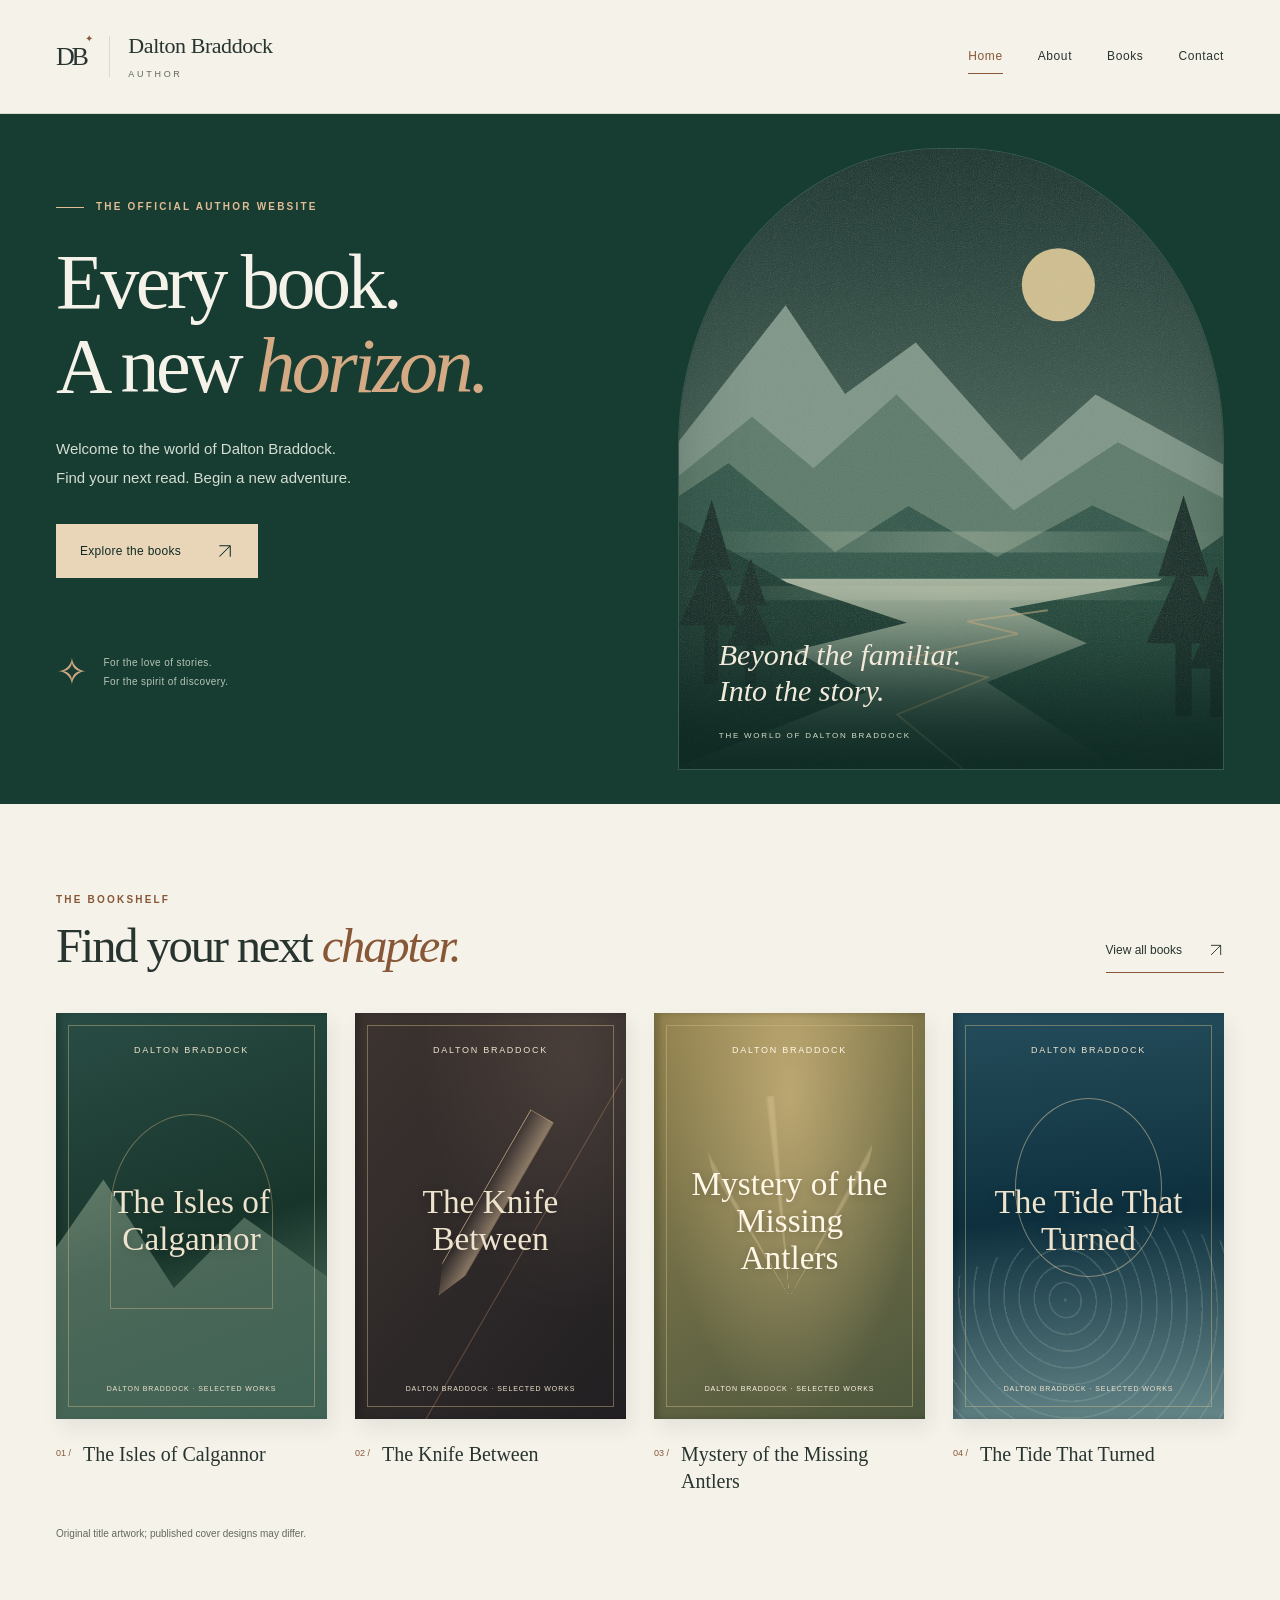
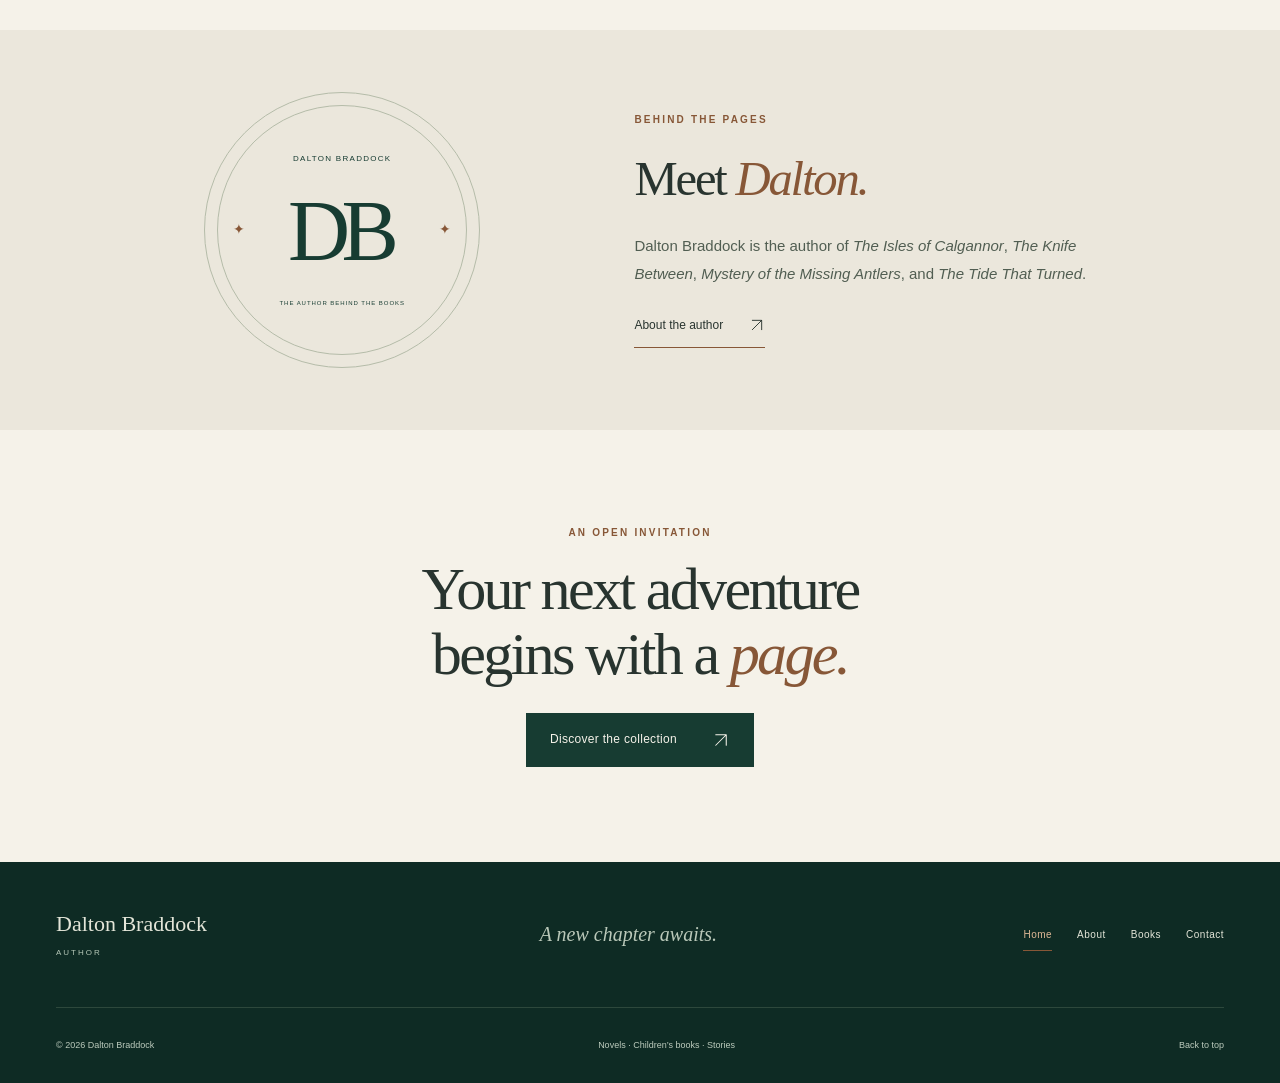
<file: index.html>
<!doctype html>
<html lang="en">
  <head>
    <meta charset="utf-8" />
    <meta name="viewport" content="width=device-width, initial-scale=1" />
    <meta name="theme-color" content="#173c32" />
    <title>Dalton Braddock | Author of The Isles of Calgannor</title>
    <meta
      name="description"
      content="Explore the books of author Dalton Braddock, including The Isles of Calgannor, The Knife Between, Mystery of the Missing Antlers, and The Tide That Turned."
    />
    <meta name="author" content="Dalton Braddock" />
    <meta name="robots" content="index,follow" />
    <link
      rel="canonical"
      href="https://dalton-cyber.github.io/dalton-braddock-author-site/"
    />
    <meta property="og:type" content="website" />
    <meta property="og:locale" content="en_US" />
    <meta property="og:site_name" content="Dalton Braddock" />
    <meta
      property="og:title"
      content="Dalton Braddock | Author of The Isles of Calgannor"
    />
    <meta
      property="og:description"
      content="Explore the books of author Dalton Braddock, including The Isles of Calgannor, The Knife Between, Mystery of the Missing Antlers, and The Tide That Turned."
    />
    <meta
      property="og:url"
      content="https://dalton-cyber.github.io/dalton-braddock-author-site/"
    />
    <meta
      property="og:image"
      content="https://dalton-cyber.github.io/dalton-braddock-author-site/assets/social-card.png"
    />
    <meta property="og:image:width" content="1200" />
    <meta property="og:image:height" content="630" />
    <meta
      property="og:image:alt"
      content="Dalton Braddock — Author. Explore the books."
    />
    <meta name="twitter:card" content="summary_large_image" />
    <link rel="icon" href="assets/favicon.svg" type="image/svg+xml" />
    <link rel="stylesheet" href="styles.css" />
    <script type="application/ld+json">
      {
        "@context": "https://schema.org",
        "@graph": [
          {
            "@type": "WebSite",
            "@id": "https://dalton-cyber.github.io/dalton-braddock-author-site/#website",
            "url": "https://dalton-cyber.github.io/dalton-braddock-author-site/",
            "name": "Dalton Braddock | Author",
            "inLanguage": "en",
            "publisher": {
              "@id": "https://dalton-cyber.github.io/dalton-braddock-author-site/#author"
            }
          },
          {
            "@type": "Person",
            "@id": "https://dalton-cyber.github.io/dalton-braddock-author-site/#author",
            "name": "Dalton Braddock",
            "url": "https://dalton-cyber.github.io/dalton-braddock-author-site/",
            "jobTitle": "Author",
            "sameAs": [
              "https://www.amazon.com/stores/Dalton-Braddock/author/B0FLZZ7MCL"
            ]
          },
          {
            "@type": "WebPage",
            "@id": "https://dalton-cyber.github.io/dalton-braddock-author-site/#webpage",
            "url": "https://dalton-cyber.github.io/dalton-braddock-author-site/",
            "name": "Dalton Braddock | Author of The Isles of Calgannor",
            "description": "Explore the books of author Dalton Braddock, including The Isles of Calgannor, The Knife Between, Mystery of the Missing Antlers, and The Tide That Turned.",
            "isPartOf": {
              "@id": "https://dalton-cyber.github.io/dalton-braddock-author-site/#website"
            },
            "about": {
              "@id": "https://dalton-cyber.github.io/dalton-braddock-author-site/#author"
            },
            "inLanguage": "en"
          }
        ]
      }
    </script>
  </head>
  <body>
    <a class="skip-link" href="#main">Skip to content</a>
    <header class="site-header">
      <div class="container header-inner">
        <a class="brand" href="index.html" aria-label="Dalton Braddock, home">
          <span class="brand-mark" aria-hidden="true">DB<span>✦</span> </span>
          <span>Dalton Braddock<small>Author</small> </span>
        </a>
        <nav aria-label="Main navigation">
          <a href="index.html" aria-current="page">Home</a>
          <a href="about.html">About</a>
          <a href="books.html">Books</a>
          <a href="contact.html">Contact</a>
        </nav>
      </div>
    </header>
    <main id="main">
      <section class="hero">
        <div class="container hero-grid">
          <div class="hero-copy">
            <p class="eyebrow"><span> </span> The official author website</p>
            <h1>Every book.<br />A new <em>horizon.</em></h1>
            <p class="hero-intro">
              Welcome to the world of Dalton Braddock.<br />Find your next read.
              Begin a new adventure.
            </p>
            <a class="button" href="books.html"
              >Explore the books
              <span aria-hidden="true">
                <svg
                  class="arrow"
                  viewBox="0 0 24 24"
                  fill="none"
                  aria-hidden="true"
                >
                  <path d="M5 19 19 5M5 5h14v14" />
                </svg>
              </span>
            </a>
            <div class="hero-footnote">
              <span class="compass" aria-hidden="true">✧</span>
              <span
                >For the love of stories.<br />For the spirit of
                discovery.</span
              >
            </div>
          </div>
          <div class="landscape" aria-hidden="true">
            <svg viewBox="0 0 900 1000" preserveAspectRatio="xMidYMid slice">
              <defs>
                <linearGradient id="sky" x2="0" y2="1">
                  <stop stop-color="#13332d" />
                  <stop offset="1" stop-color="#789180" />
                </linearGradient>
                <linearGradient id="water" x2="0" y2="1">
                  <stop stop-color="#a9b6a0" />
                  <stop offset="1" stop-color="#244c41" />
                </linearGradient>
                <linearGradient id="mist">
                  <stop stop-color="#c2c9b2" stop-opacity="0" />
                  <stop offset=".5" stop-color="#c2c9b2" stop-opacity=".35" />
                  <stop offset="1" stop-color="#c2c9b2" stop-opacity="0" />
                </linearGradient>
                <filter id="grain">
                  <feTurbulence
                    type="fractalNoise"
                    baseFrequency=".65"
                    numOctaves="3"
                    stitchTiles="stitch"
                  />
                  <feColorMatrix type="saturate" values="0" />
                  <feComponentTransfer>
                    <feFuncA type="linear" slope=".12" />
                  </feComponentTransfer>
                  <feBlend in="SourceGraphic" mode="soft-light" />
                </filter>
              </defs>
              <g filter="url(#grain)">
                <path fill="url(#sky)" d="M0 0h900v1000H0z" />
                <circle cx="623" cy="219" r="59" fill="#e2cc99" opacity=".9" />
                <path
                  fill="#809789"
                  d="M0 485 183 252l96 143 114-83 170 191 120-107 217 119v485H0z"
                />
                <path
                  fill="#5e7c6b"
                  d="m0 536 129-104 99 83 134-119 189 187 168-110 181 96v431H0z"
                />
                <path
                  fill="#31594b"
                  d="m0 567 91-60 172 143 118-74 143 82 154-83 222 104v321H0z"
                />
                <path fill="url(#water)" d="M0 693h900v307H0z" />
                <path
                  fill="#173e32"
                  d="m0 594 185 105 194 65-181 45 116 67-314 124z"
                />
                <path
                  fill="#214c3d"
                  d="m900 615-114 81-242 45 125 56-161 63 214 140h178z"
                />
                <path
                  d="m606 744-130 18 82 20-181 40 132 30-146 60 106 88"
                  fill="none"
                  stroke="#d1b788"
                  stroke-width="3"
                  opacity=".6"
                />
                <path fill="url(#mist)" d="M0 617h900v34H0zM0 705h900v23H0z" />
                <g fill="#112f27">
                  <path
                    d="m64 566-36 113h24l-41 89h41v95h22v-95h41l-40-89h22zM127 660l-25 76h17l-30 65h29v65h17v-65h29l-29-65h17zM825 559l-41 130h29l-48 108h47v118h26V797h48l-48-108h28zM878 673l-29 88h20l-35 77h34v78h19v-78h35l-36-77h20z"
                  />
                </g>
              </g>
            </svg>
            <div class="landscape-caption">
              <span>Beyond the familiar.</span>
              <span>Into the story.</span>
            </div>
            <span class="landscape-coordinate"
              >THE WORLD OF DALTON BRADDOCK</span
            >
          </div>
        </div>
      </section>
      <section class="section container" aria-labelledby="selected-heading">
        <div class="section-heading">
          <div>
            <p class="eyebrow">The bookshelf</p>
            <h2 id="selected-heading">Find your next <em>chapter.</em></h2>
          </div>
          <a class="text-link" href="books.html"
            >View all books
            <span aria-hidden="true">
              <svg
                class="arrow"
                viewBox="0 0 24 24"
                fill="none"
                aria-hidden="true"
              >
                <path d="M5 19 19 5M5 5h14v14" />
              </svg>
            </span>
          </a>
        </div>
        <div class="book-grid">
          <article class="book-card" id="the-isles-of-calgannor">
            <a
              class="book-art isles"
              href="books.html#the-isles-of-calgannor"
              aria-label="Explore The Isles of Calgannor"
            >
              <span class="art-top">Dalton Braddock</span>
              <span class="art-symbol" aria-hidden="true"> </span>
              <span class="art-title">The Isles of Calgannor</span>
              <span class="art-bottom">Dalton Braddock · Selected works</span>
            </a>
            <div class="book-info">
              <span class="book-number">01 /</span>
              <h3>
                <a href="books.html#the-isles-of-calgannor"
                  >The Isles of Calgannor</a
                >
              </h3>
            </div>
          </article>
          <article class="book-card" id="the-knife-between">
            <a
              class="book-art knife"
              href="books.html#the-knife-between"
              aria-label="Explore The Knife Between"
            >
              <span class="art-top">Dalton Braddock</span>
              <span class="art-symbol" aria-hidden="true"> </span>
              <span class="art-title">The Knife Between</span>
              <span class="art-bottom">Dalton Braddock · Selected works</span>
            </a>
            <div class="book-info">
              <span class="book-number">02 /</span>
              <h3>
                <a href="books.html#the-knife-between">The Knife Between</a>
              </h3>
            </div>
          </article>
          <article class="book-card" id="mystery-of-the-missing-antlers">
            <a
              class="book-art antlers"
              href="books.html#mystery-of-the-missing-antlers"
              aria-label="Explore Mystery of the Missing Antlers"
            >
              <span class="art-top">Dalton Braddock</span>
              <span class="art-symbol" aria-hidden="true"> </span>
              <span class="art-title">Mystery of the Missing Antlers</span>
              <span class="art-bottom">Dalton Braddock · Selected works</span>
            </a>
            <div class="book-info">
              <span class="book-number">03 /</span>
              <h3>
                <a href="books.html#mystery-of-the-missing-antlers"
                  >Mystery of the Missing Antlers</a
                >
              </h3>
            </div>
          </article>
          <article class="book-card" id="the-tide-that-turned">
            <a
              class="book-art tide"
              href="books.html#the-tide-that-turned"
              aria-label="Explore The Tide That Turned"
            >
              <span class="art-top">Dalton Braddock</span>
              <span class="art-symbol" aria-hidden="true"> </span>
              <span class="art-title">The Tide That Turned</span>
              <span class="art-bottom">Dalton Braddock · Selected works</span>
            </a>
            <div class="book-info">
              <span class="book-number">04 /</span>
              <h3>
                <a href="books.html#the-tide-that-turned"
                  >The Tide That Turned</a
                >
              </h3>
            </div>
          </article>
        </div>
        <p class="art-note">
          Original title artwork; published cover designs may differ.
        </p>
      </section>
      <section class="author-band">
        <div class="container author-grid">
          <div class="author-seal" aria-hidden="true">
            <span>DALTON BRADDOCK</span>
            <b>DB</b>
            <span>THE AUTHOR BEHIND THE BOOKS</span>
          </div>
          <div>
            <p class="eyebrow">Behind the pages</p>
            <h2>Meet <em>Dalton.</em></h2>
            <p>
              Dalton Braddock is the author of
              <cite>The Isles of Calgannor</cite>,
              <cite>The Knife Between</cite>,
              <cite>Mystery of the Missing Antlers</cite>, and
              <cite>The Tide That Turned</cite>.
            </p>
            <a class="text-link" href="about.html"
              >About the author
              <span aria-hidden="true">
                <svg
                  class="arrow"
                  viewBox="0 0 24 24"
                  fill="none"
                  aria-hidden="true"
                >
                  <path d="M5 19 19 5M5 5h14v14" />
                </svg>
              </span>
            </a>
          </div>
        </div>
      </section>
      <section class="closing container">
        <p class="eyebrow">An open invitation</p>
        <h2>Your next adventure<br />begins with a <em>page.</em></h2>
        <a class="button" href="books.html"
          >Discover the collection
          <span aria-hidden="true">
            <svg
              class="arrow"
              viewBox="0 0 24 24"
              fill="none"
              aria-hidden="true"
            >
              <path d="M5 19 19 5M5 5h14v14" />
            </svg>
          </span>
        </a>
      </section>
    </main>
    <footer class="site-footer">
      <div class="container footer-top">
        <a class="footer-name" href="index.html"
          >Dalton Braddock<span>Author</span>
        </a>
        <p>A new chapter awaits.</p>
        <nav aria-label="Footer navigation">
          <a href="index.html" aria-current="page">Home</a>
          <a href="about.html">About</a>
          <a href="books.html">Books</a>
          <a href="contact.html">Contact</a>
        </nav>
      </div>
      <div class="container footer-bottom">
        <span>© 2026 Dalton Braddock</span>
        <span>Novels · Children’s books · Stories</span>
        <a href="#main">Back to top</a>
      </div>
    </footer>
  </body>
</html>
</file>
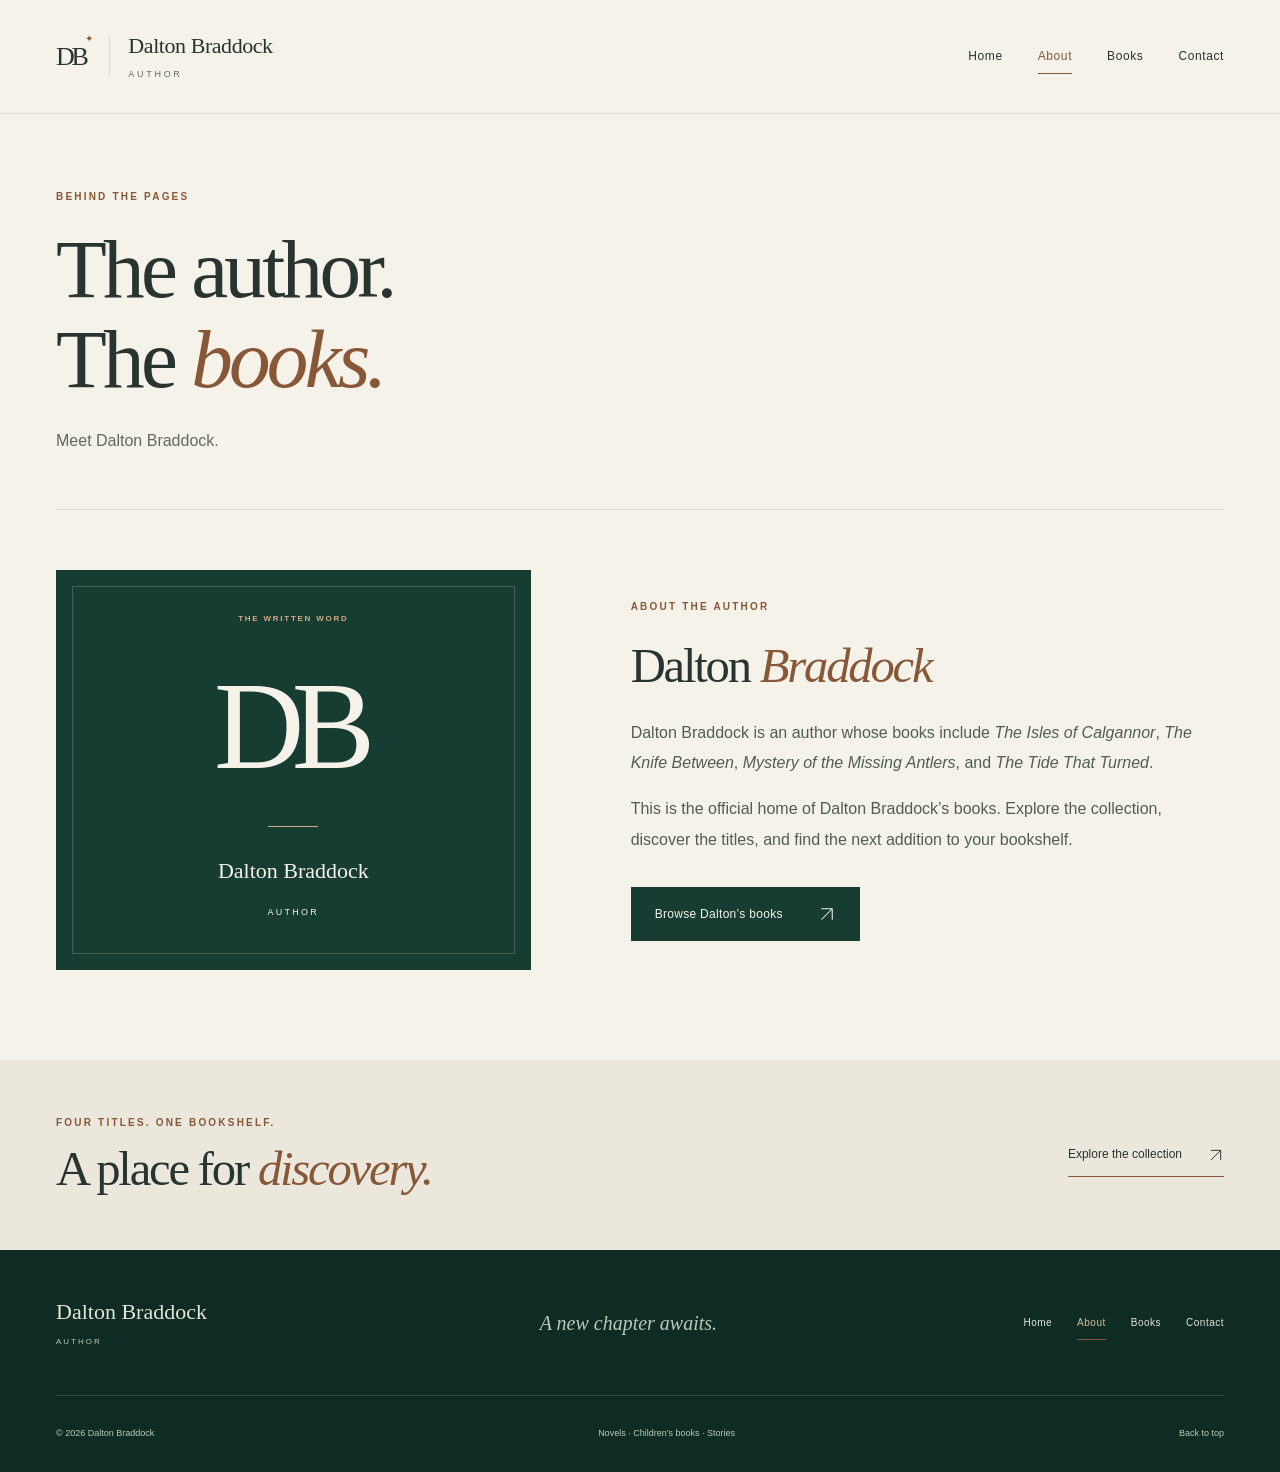
<file: about.html>
<!doctype html>
<html lang="en">
  <head>
    <meta charset="utf-8" />
    <meta name="viewport" content="width=device-width, initial-scale=1" />
    <meta name="theme-color" content="#173c32" />
    <title>About Dalton Braddock | Author</title>
    <meta
      name="description"
      content="Meet Dalton Braddock, author of The Isles of Calgannor, The Knife Between, Mystery of the Missing Antlers, and The Tide That Turned."
    />
    <meta name="author" content="Dalton Braddock" />
    <meta name="robots" content="index,follow" />
    <link
      rel="canonical"
      href="https://dalton-cyber.github.io/dalton-braddock-author-site/about.html"
    />
    <meta property="og:type" content="website" />
    <meta property="og:locale" content="en_US" />
    <meta property="og:site_name" content="Dalton Braddock" />
    <meta property="og:title" content="About Dalton Braddock | Author" />
    <meta
      property="og:description"
      content="Meet Dalton Braddock, author of The Isles of Calgannor, The Knife Between, Mystery of the Missing Antlers, and The Tide That Turned."
    />
    <meta
      property="og:url"
      content="https://dalton-cyber.github.io/dalton-braddock-author-site/about.html"
    />
    <meta
      property="og:image"
      content="https://dalton-cyber.github.io/dalton-braddock-author-site/assets/social-card.png"
    />
    <meta property="og:image:width" content="1200" />
    <meta property="og:image:height" content="630" />
    <meta
      property="og:image:alt"
      content="Dalton Braddock — Author. Explore the books."
    />
    <meta name="twitter:card" content="summary_large_image" />
    <link rel="icon" href="assets/favicon.svg" type="image/svg+xml" />
    <link rel="stylesheet" href="styles.css" />
    <script type="application/ld+json">
      {
        "@context": "https://schema.org",
        "@graph": [
          {
            "@type": "WebSite",
            "@id": "https://dalton-cyber.github.io/dalton-braddock-author-site/#website",
            "url": "https://dalton-cyber.github.io/dalton-braddock-author-site/",
            "name": "Dalton Braddock | Author",
            "inLanguage": "en",
            "publisher": {
              "@id": "https://dalton-cyber.github.io/dalton-braddock-author-site/#author"
            }
          },
          {
            "@type": "Person",
            "@id": "https://dalton-cyber.github.io/dalton-braddock-author-site/#author",
            "name": "Dalton Braddock",
            "url": "https://dalton-cyber.github.io/dalton-braddock-author-site/",
            "jobTitle": "Author",
            "sameAs": [
              "https://www.amazon.com/stores/Dalton-Braddock/author/B0FLZZ7MCL"
            ]
          },
          {
            "@type": "WebPage",
            "@id": "https://dalton-cyber.github.io/dalton-braddock-author-site/about.html#webpage",
            "url": "https://dalton-cyber.github.io/dalton-braddock-author-site/about.html",
            "name": "About Dalton Braddock | Author",
            "description": "Meet Dalton Braddock, author of The Isles of Calgannor, The Knife Between, Mystery of the Missing Antlers, and The Tide That Turned.",
            "isPartOf": {
              "@id": "https://dalton-cyber.github.io/dalton-braddock-author-site/#website"
            },
            "about": {
              "@id": "https://dalton-cyber.github.io/dalton-braddock-author-site/#author"
            },
            "inLanguage": "en"
          }
        ]
      }
    </script>
  </head>
  <body>
    <a class="skip-link" href="#main">Skip to content</a>
    <header class="site-header">
      <div class="container header-inner">
        <a class="brand" href="index.html" aria-label="Dalton Braddock, home">
          <span class="brand-mark" aria-hidden="true">DB<span>✦</span> </span>
          <span>Dalton Braddock<small>Author</small> </span>
        </a>
        <nav aria-label="Main navigation">
          <a href="index.html">Home</a>
          <a href="about.html" aria-current="page">About</a>
          <a href="books.html">Books</a>
          <a href="contact.html">Contact</a>
        </nav>
      </div>
    </header>
    <main id="main">
      <section class="page-intro container">
        <p class="eyebrow">Behind the pages</p>
        <h1>The author.<br />The <em>books.</em></h1>
        <p class="lead">Meet Dalton Braddock.</p>
      </section>
      <section class="container about-layout section-bottom">
        <div class="author-portrait" aria-hidden="true">
          <span class="eyebrow">The written word</span>
          <span class="portrait-monogram">DB</span>
          <span class="portrait-rule"> </span>
          <span
            >Dalton Braddock<br />
            <small>Author</small>
          </span>
        </div>
        <div class="prose">
          <p class="eyebrow">About the author</p>
          <h2>Dalton <em>Braddock</em></h2>
          <p>
            Dalton Braddock is an author whose books include
            <cite>The Isles of Calgannor</cite>, <cite>The Knife Between</cite>,
            <cite>Mystery of the Missing Antlers</cite>, and
            <cite>The Tide That Turned</cite>.
          </p>
          <p>
            This is the official home of Dalton Braddock’s books. Explore the
            collection, discover the titles, and find the next addition to your
            bookshelf.
          </p>
          <a class="button" href="books.html"
            >Browse Dalton’s books
            <span aria-hidden="true">
              <svg
                class="arrow"
                viewBox="0 0 24 24"
                fill="none"
                aria-hidden="true"
              >
                <path d="M5 19 19 5M5 5h14v14" />
              </svg>
            </span>
          </a>
        </div>
      </section>
      <section class="quiet-band">
        <div class="container split-callout">
          <div>
            <p class="eyebrow">Four titles. One bookshelf.</p>
            <h2>A place for <em>discovery.</em></h2>
          </div>
          <a class="text-link" href="books.html"
            >Explore the collection
            <span aria-hidden="true">
              <svg
                class="arrow"
                viewBox="0 0 24 24"
                fill="none"
                aria-hidden="true"
              >
                <path d="M5 19 19 5M5 5h14v14" />
              </svg>
            </span>
          </a>
        </div>
      </section>
    </main>
    <footer class="site-footer">
      <div class="container footer-top">
        <a class="footer-name" href="index.html"
          >Dalton Braddock<span>Author</span>
        </a>
        <p>A new chapter awaits.</p>
        <nav aria-label="Footer navigation">
          <a href="index.html">Home</a>
          <a href="about.html" aria-current="page">About</a>
          <a href="books.html">Books</a>
          <a href="contact.html">Contact</a>
        </nav>
      </div>
      <div class="container footer-bottom">
        <span>© 2026 Dalton Braddock</span>
        <span>Novels · Children’s books · Stories</span>
        <a href="#main">Back to top</a>
      </div>
    </footer>
  </body>
</html>
</file>
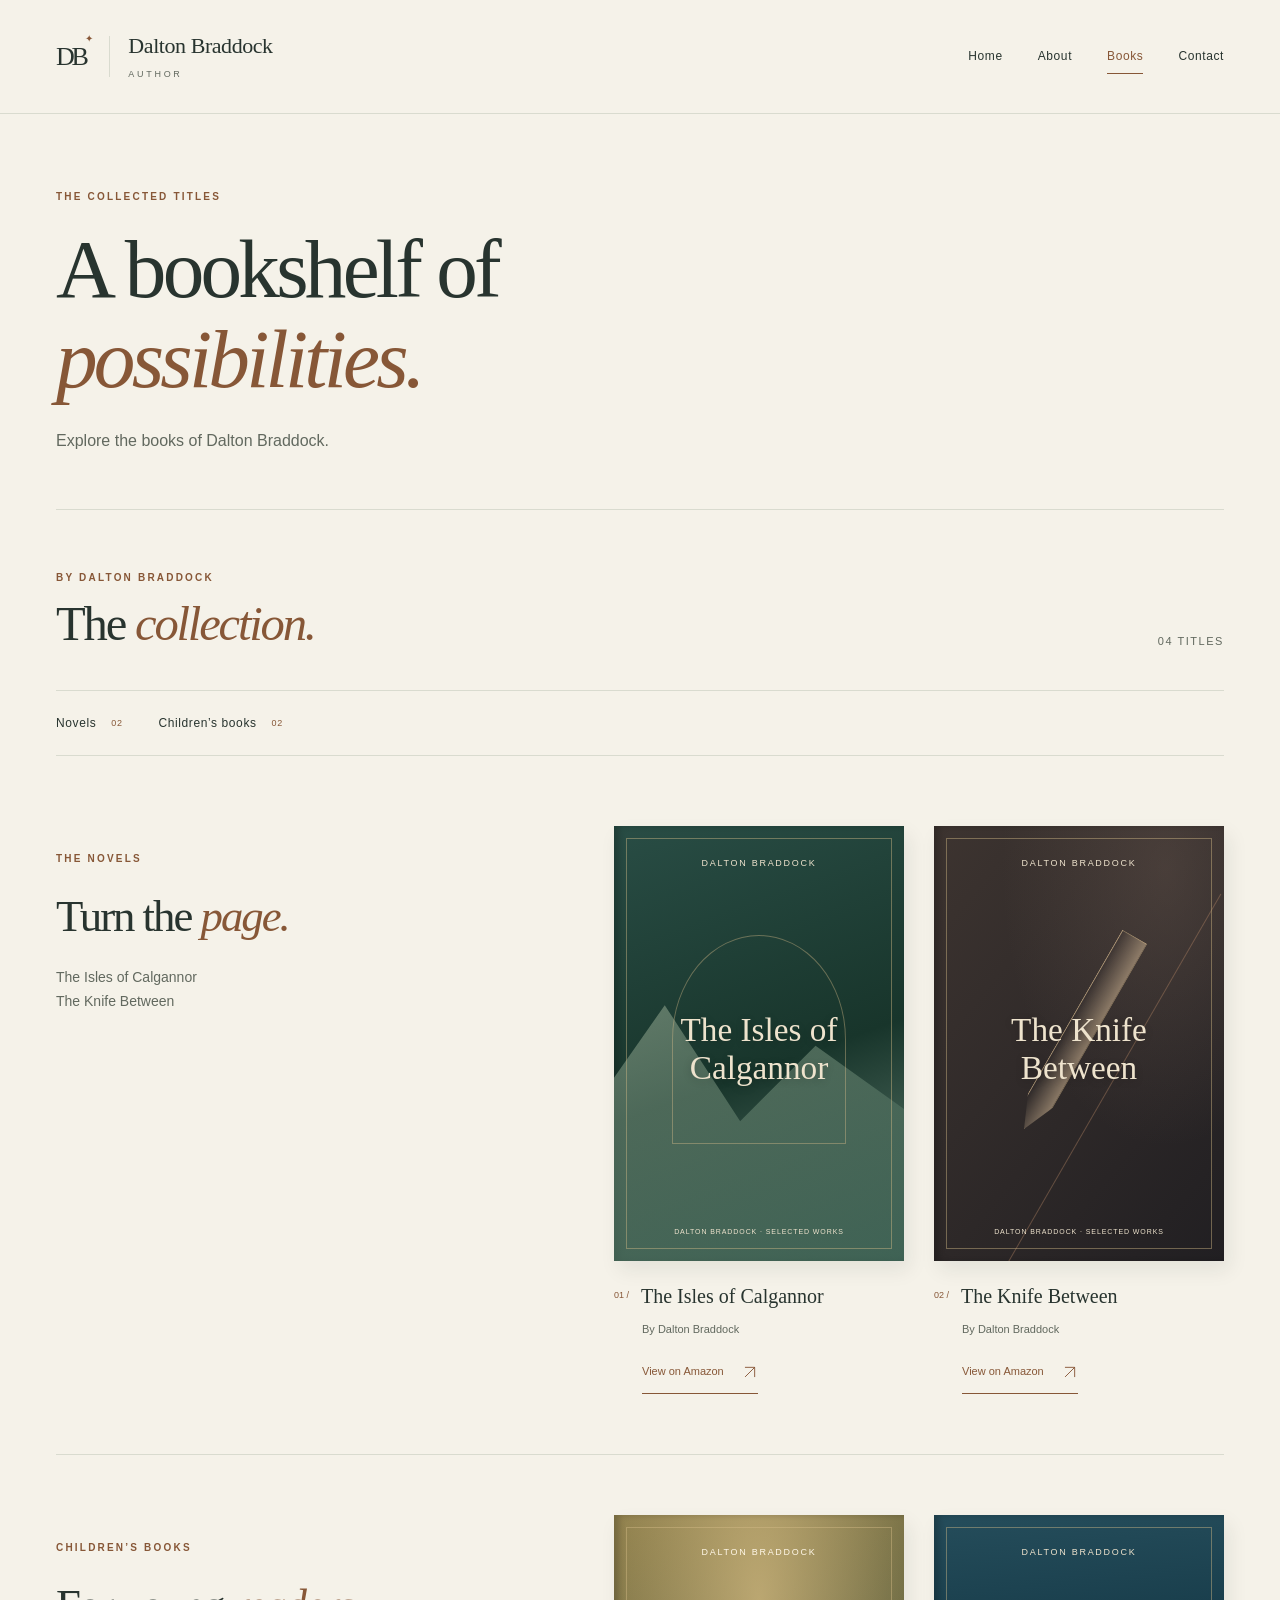
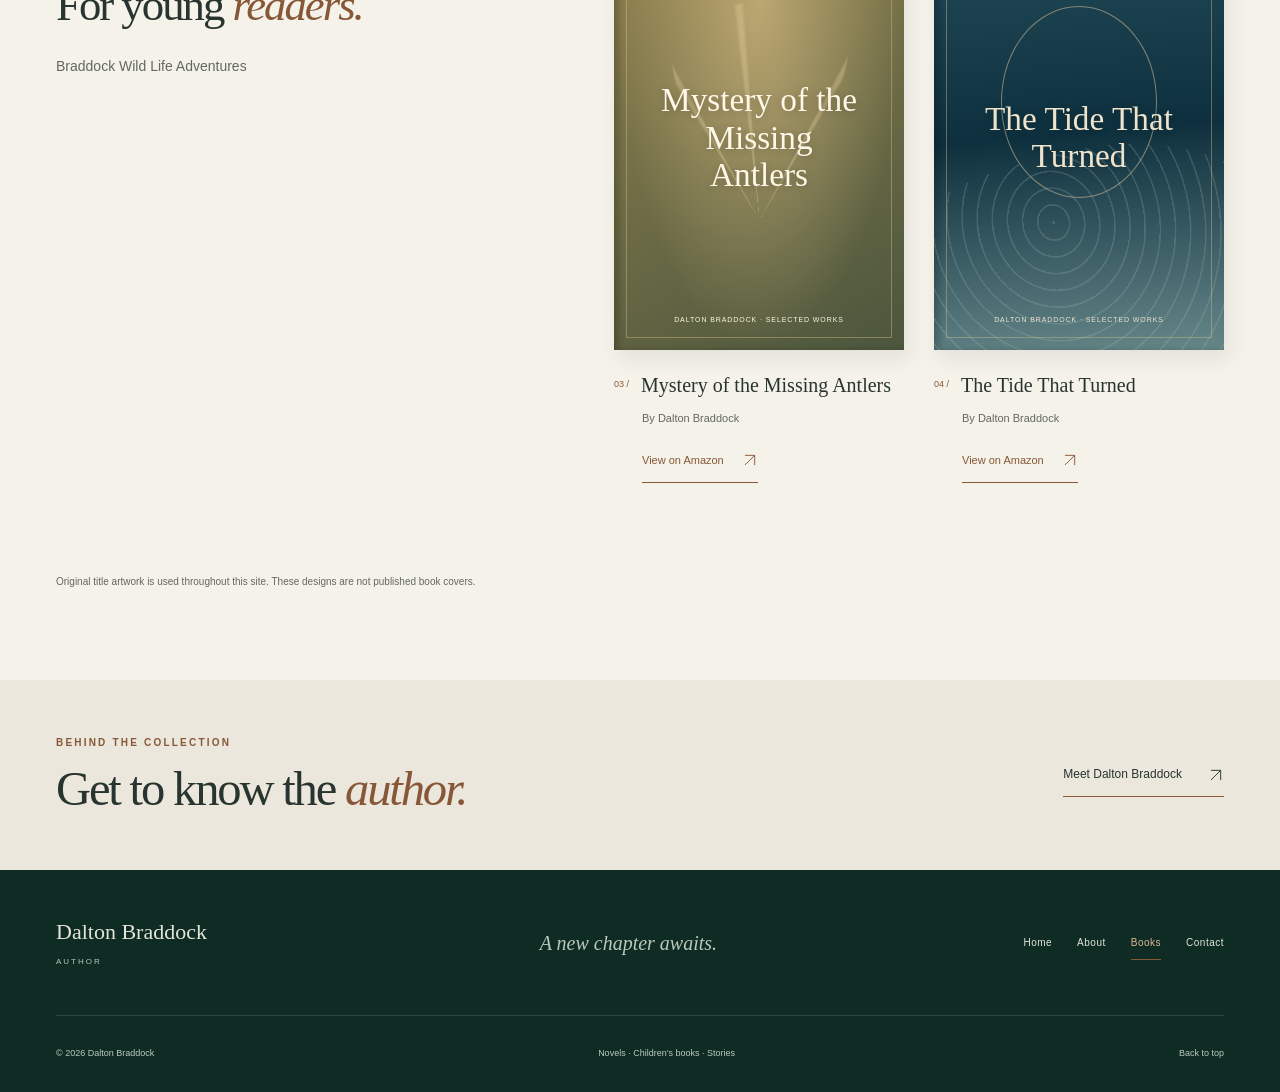
<file: books.html>
<!doctype html>
<html lang="en">
  <head>
    <meta charset="utf-8" />
    <meta name="viewport" content="width=device-width, initial-scale=1" />
    <meta name="theme-color" content="#173c32" />
    <title>Books by Dalton Braddock | The Complete Collection</title>
    <meta
      name="description"
      content="Discover four books by Dalton Braddock: The Isles of Calgannor, The Knife Between, Mystery of the Missing Antlers, and The Tide That Turned."
    />
    <meta name="author" content="Dalton Braddock" />
    <meta name="robots" content="index,follow" />
    <link
      rel="canonical"
      href="https://dalton-cyber.github.io/dalton-braddock-author-site/books.html"
    />
    <meta property="og:type" content="website" />
    <meta property="og:locale" content="en_US" />
    <meta property="og:site_name" content="Dalton Braddock" />
    <meta
      property="og:title"
      content="Books by Dalton Braddock | The Complete Collection"
    />
    <meta
      property="og:description"
      content="Discover four books by Dalton Braddock: The Isles of Calgannor, The Knife Between, Mystery of the Missing Antlers, and The Tide That Turned."
    />
    <meta
      property="og:url"
      content="https://dalton-cyber.github.io/dalton-braddock-author-site/books.html"
    />
    <meta
      property="og:image"
      content="https://dalton-cyber.github.io/dalton-braddock-author-site/assets/social-card.png"
    />
    <meta property="og:image:width" content="1200" />
    <meta property="og:image:height" content="630" />
    <meta
      property="og:image:alt"
      content="Dalton Braddock — Author. Explore the books."
    />
    <meta name="twitter:card" content="summary_large_image" />
    <link rel="icon" href="assets/favicon.svg" type="image/svg+xml" />
    <link rel="stylesheet" href="styles.css" />
    <script type="application/ld+json">
      {
        "@context": "https://schema.org",
        "@graph": [
          {
            "@type": "WebSite",
            "@id": "https://dalton-cyber.github.io/dalton-braddock-author-site/#website",
            "url": "https://dalton-cyber.github.io/dalton-braddock-author-site/",
            "name": "Dalton Braddock | Author",
            "inLanguage": "en",
            "publisher": {
              "@id": "https://dalton-cyber.github.io/dalton-braddock-author-site/#author"
            }
          },
          {
            "@type": "Person",
            "@id": "https://dalton-cyber.github.io/dalton-braddock-author-site/#author",
            "name": "Dalton Braddock",
            "url": "https://dalton-cyber.github.io/dalton-braddock-author-site/",
            "jobTitle": "Author",
            "sameAs": [
              "https://www.amazon.com/stores/Dalton-Braddock/author/B0FLZZ7MCL"
            ]
          },
          {
            "@type": "WebPage",
            "@id": "https://dalton-cyber.github.io/dalton-braddock-author-site/books.html#webpage",
            "url": "https://dalton-cyber.github.io/dalton-braddock-author-site/books.html",
            "name": "Books by Dalton Braddock | The Complete Collection",
            "description": "Discover four books by Dalton Braddock: The Isles of Calgannor, The Knife Between, Mystery of the Missing Antlers, and The Tide That Turned.",
            "isPartOf": {
              "@id": "https://dalton-cyber.github.io/dalton-braddock-author-site/#website"
            },
            "about": {
              "@id": "https://dalton-cyber.github.io/dalton-braddock-author-site/#author"
            },
            "inLanguage": "en"
          },
          {
            "@type": "ItemList",
            "name": "Books by Dalton Braddock",
            "itemListElement": [
              {
                "@type": "ListItem",
                "position": 1,
                "item": {
                  "@type": "Book",
                  "@id": "https://dalton-cyber.github.io/dalton-braddock-author-site/books.html#the-isles-of-calgannor",
                  "name": "The Isles of Calgannor",
                  "url": "https://dalton-cyber.github.io/dalton-braddock-author-site/books.html#the-isles-of-calgannor",
                  "author": {
                    "@id": "https://dalton-cyber.github.io/dalton-braddock-author-site/#author"
                  },
                  "sameAs": "https://www.amazon.com/dp/B0FSYGCNVH"
                }
              },
              {
                "@type": "ListItem",
                "position": 2,
                "item": {
                  "@type": "Book",
                  "@id": "https://dalton-cyber.github.io/dalton-braddock-author-site/books.html#the-knife-between",
                  "name": "The Knife Between",
                  "url": "https://dalton-cyber.github.io/dalton-braddock-author-site/books.html#the-knife-between",
                  "author": {
                    "@id": "https://dalton-cyber.github.io/dalton-braddock-author-site/#author"
                  },
                  "sameAs": "https://www.amazon.com/dp/B0FP8F921C"
                }
              },
              {
                "@type": "ListItem",
                "position": 3,
                "item": {
                  "@type": "Book",
                  "@id": "https://dalton-cyber.github.io/dalton-braddock-author-site/books.html#mystery-of-the-missing-antlers",
                  "name": "Mystery of the Missing Antlers",
                  "url": "https://dalton-cyber.github.io/dalton-braddock-author-site/books.html#mystery-of-the-missing-antlers",
                  "author": {
                    "@id": "https://dalton-cyber.github.io/dalton-braddock-author-site/#author"
                  },
                  "sameAs": "https://www.amazon.com/dp/B0FN6Z3F5V"
                }
              },
              {
                "@type": "ListItem",
                "position": 4,
                "item": {
                  "@type": "Book",
                  "@id": "https://dalton-cyber.github.io/dalton-braddock-author-site/books.html#the-tide-that-turned",
                  "name": "The Tide That Turned",
                  "url": "https://dalton-cyber.github.io/dalton-braddock-author-site/books.html#the-tide-that-turned",
                  "author": {
                    "@id": "https://dalton-cyber.github.io/dalton-braddock-author-site/#author"
                  },
                  "sameAs": "https://www.amazon.com/dp/B0FLVLGMK6"
                }
              }
            ]
          }
        ]
      }
    </script>
  </head>
  <body>
    <a class="skip-link" href="#main">Skip to content</a>
    <header class="site-header">
      <div class="container header-inner">
        <a class="brand" href="index.html" aria-label="Dalton Braddock, home">
          <span class="brand-mark" aria-hidden="true">DB<span>✦</span> </span>
          <span>Dalton Braddock<small>Author</small> </span>
        </a>
        <nav aria-label="Main navigation">
          <a href="index.html">Home</a>
          <a href="about.html">About</a>
          <a href="books.html" aria-current="page">Books</a>
          <a href="contact.html">Contact</a>
        </nav>
      </div>
    </header>
    <main id="main">
      <section class="page-intro container">
        <p class="eyebrow">The collected titles</p>
        <h1>
          A bookshelf of<br />
          <em>possibilities.</em>
        </h1>
        <p class="lead">Explore the books of Dalton Braddock.</p>
      </section>
      <section
        class="container section-bottom"
        aria-labelledby="collection-heading"
      >
        <div class="section-heading collection-heading">
          <div>
            <p class="eyebrow">By Dalton Braddock</p>
            <h2 id="collection-heading">The <em>collection.</em></h2>
          </div>
          <span class="collection-count">04 titles</span>
        </div>
        <nav class="collection-nav" aria-label="Book categories">
          <a href="#novels">Novels <span>02</span> </a>
          <a href="#childrens-books">Children’s books <span>02</span> </a>
        </nav>
        <section
          class="book-category"
          id="novels"
          aria-labelledby="novels-heading"
        >
          <div class="category-intro">
            <p class="eyebrow">The novels</p>
            <h2 id="novels-heading">Turn the <em>page.</em></h2>
            <p>The Isles of Calgannor<br />The Knife Between</p>
          </div>
          <div class="book-grid catalog">
            <article class="book-card" id="the-isles-of-calgannor">
              <a
                class="book-art isles"
                href="books.html#the-isles-of-calgannor"
                aria-label="Explore The Isles of Calgannor"
              >
                <span class="art-top">Dalton Braddock</span>
                <span class="art-symbol" aria-hidden="true"> </span>
                <span class="art-title">The Isles of Calgannor</span>
                <span class="art-bottom">Dalton Braddock · Selected works</span>
              </a>
              <div class="book-info">
                <span class="book-number">01 /</span>
                <h3>
                  <a href="books.html#the-isles-of-calgannor"
                    >The Isles of Calgannor</a
                  >
                </h3>
              </div>
              <p class="book-byline">By Dalton Braddock</p>
              <a
                class="purchase-link"
                href="https://www.amazon.com/dp/B0FSYGCNVH"
                >View on Amazon
                <span aria-hidden="true">
                  <svg
                    class="arrow"
                    viewBox="0 0 24 24"
                    fill="none"
                    aria-hidden="true"
                  >
                    <path d="M5 19 19 5M5 5h14v14" />
                  </svg>
                </span>
              </a>
            </article>
            <article class="book-card" id="the-knife-between">
              <a
                class="book-art knife"
                href="books.html#the-knife-between"
                aria-label="Explore The Knife Between"
              >
                <span class="art-top">Dalton Braddock</span>
                <span class="art-symbol" aria-hidden="true"> </span>
                <span class="art-title">The Knife Between</span>
                <span class="art-bottom">Dalton Braddock · Selected works</span>
              </a>
              <div class="book-info">
                <span class="book-number">02 /</span>
                <h3>
                  <a href="books.html#the-knife-between">The Knife Between</a>
                </h3>
              </div>
              <p class="book-byline">By Dalton Braddock</p>
              <a
                class="purchase-link"
                href="https://www.amazon.com/dp/B0FP8F921C"
                >View on Amazon
                <span aria-hidden="true">
                  <svg
                    class="arrow"
                    viewBox="0 0 24 24"
                    fill="none"
                    aria-hidden="true"
                  >
                    <path d="M5 19 19 5M5 5h14v14" />
                  </svg>
                </span>
              </a>
            </article>
          </div>
        </section>
        <section
          class="book-category"
          id="childrens-books"
          aria-labelledby="children-heading"
        >
          <div class="category-intro">
            <p class="eyebrow">Children’s books</p>
            <h2 id="children-heading">For young <em>readers.</em></h2>
            <p>Braddock Wild Life Adventures</p>
          </div>
          <div class="book-grid catalog">
            <article class="book-card" id="mystery-of-the-missing-antlers">
              <a
                class="book-art antlers"
                href="books.html#mystery-of-the-missing-antlers"
                aria-label="Explore Mystery of the Missing Antlers"
              >
                <span class="art-top">Dalton Braddock</span>
                <span class="art-symbol" aria-hidden="true"> </span>
                <span class="art-title">Mystery of the Missing Antlers</span>
                <span class="art-bottom">Dalton Braddock · Selected works</span>
              </a>
              <div class="book-info">
                <span class="book-number">03 /</span>
                <h3>
                  <a href="books.html#mystery-of-the-missing-antlers"
                    >Mystery of the Missing Antlers</a
                  >
                </h3>
              </div>
              <p class="book-byline">By Dalton Braddock</p>
              <a
                class="purchase-link"
                href="https://www.amazon.com/dp/B0FN6Z3F5V"
                >View on Amazon
                <span aria-hidden="true">
                  <svg
                    class="arrow"
                    viewBox="0 0 24 24"
                    fill="none"
                    aria-hidden="true"
                  >
                    <path d="M5 19 19 5M5 5h14v14" />
                  </svg>
                </span>
              </a>
            </article>
            <article class="book-card" id="the-tide-that-turned">
              <a
                class="book-art tide"
                href="books.html#the-tide-that-turned"
                aria-label="Explore The Tide That Turned"
              >
                <span class="art-top">Dalton Braddock</span>
                <span class="art-symbol" aria-hidden="true"> </span>
                <span class="art-title">The Tide That Turned</span>
                <span class="art-bottom">Dalton Braddock · Selected works</span>
              </a>
              <div class="book-info">
                <span class="book-number">04 /</span>
                <h3>
                  <a href="books.html#the-tide-that-turned"
                    >The Tide That Turned</a
                  >
                </h3>
              </div>
              <p class="book-byline">By Dalton Braddock</p>
              <a
                class="purchase-link"
                href="https://www.amazon.com/dp/B0FLVLGMK6"
                >View on Amazon
                <span aria-hidden="true">
                  <svg
                    class="arrow"
                    viewBox="0 0 24 24"
                    fill="none"
                    aria-hidden="true"
                  >
                    <path d="M5 19 19 5M5 5h14v14" />
                  </svg>
                </span>
              </a>
            </article>
          </div>
        </section>
        <p class="art-note">
          Original title artwork is used throughout this site. These designs are
          not published book covers.
        </p>
      </section>
      <section class="quiet-band">
        <div class="container split-callout">
          <div>
            <p class="eyebrow">Behind the collection</p>
            <h2>Get to know the <em>author.</em></h2>
          </div>
          <a class="text-link" href="about.html"
            >Meet Dalton Braddock
            <span aria-hidden="true">
              <svg
                class="arrow"
                viewBox="0 0 24 24"
                fill="none"
                aria-hidden="true"
              >
                <path d="M5 19 19 5M5 5h14v14" />
              </svg>
            </span>
          </a>
        </div>
      </section>
    </main>
    <footer class="site-footer">
      <div class="container footer-top">
        <a class="footer-name" href="index.html"
          >Dalton Braddock<span>Author</span>
        </a>
        <p>A new chapter awaits.</p>
        <nav aria-label="Footer navigation">
          <a href="index.html">Home</a>
          <a href="about.html">About</a>
          <a href="books.html" aria-current="page">Books</a>
          <a href="contact.html">Contact</a>
        </nav>
      </div>
      <div class="container footer-bottom">
        <span>© 2026 Dalton Braddock</span>
        <span>Novels · Children’s books · Stories</span>
        <a href="#main">Back to top</a>
      </div>
    </footer>
  </body>
</html>
</file>
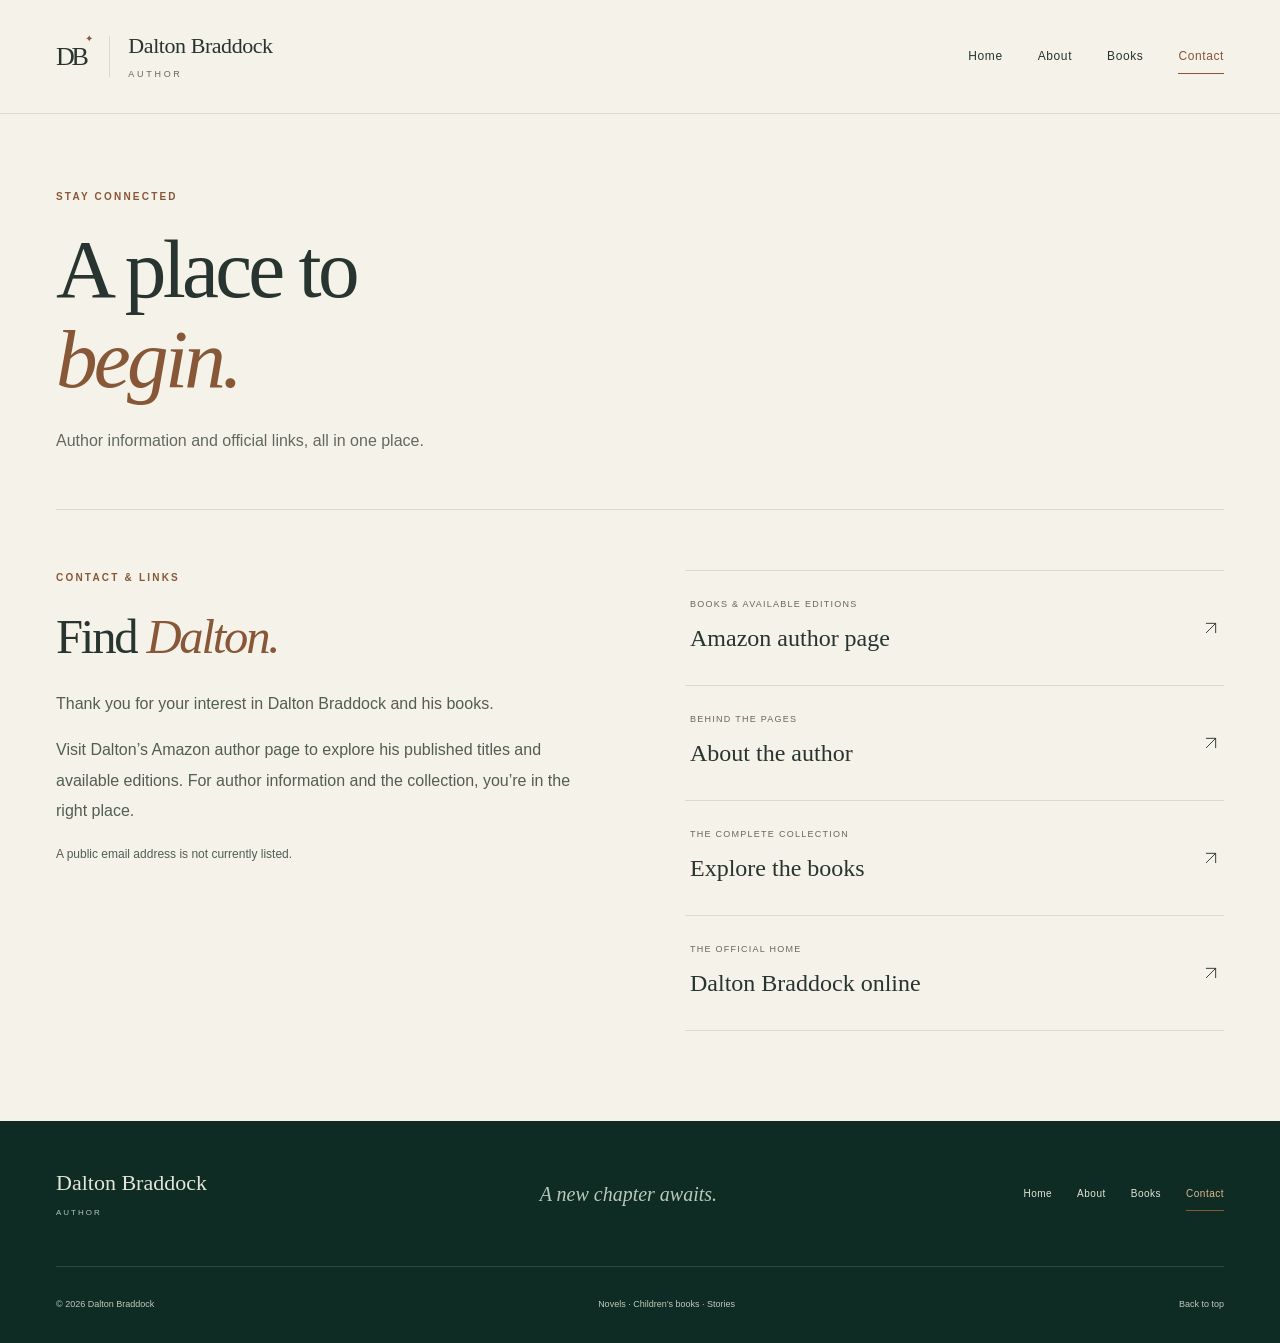
<file: contact.html>
<!doctype html>
<html lang="en">
  <head>
    <meta charset="utf-8" />
    <meta name="viewport" content="width=device-width, initial-scale=1" />
    <meta name="theme-color" content="#173c32" />
    <title>Contact & Author Links | Dalton Braddock</title>
    <meta
      name="description"
      content="Find the official author website and book collection for Dalton Braddock. Explore author information and books."
    />
    <meta name="author" content="Dalton Braddock" />
    <meta name="robots" content="index,follow" />
    <link
      rel="canonical"
      href="https://dalton-cyber.github.io/dalton-braddock-author-site/contact.html"
    />
    <meta property="og:type" content="website" />
    <meta property="og:locale" content="en_US" />
    <meta property="og:site_name" content="Dalton Braddock" />
    <meta
      property="og:title"
      content="Contact & Author Links | Dalton Braddock"
    />
    <meta
      property="og:description"
      content="Find the official author website and book collection for Dalton Braddock. Explore author information and books."
    />
    <meta
      property="og:url"
      content="https://dalton-cyber.github.io/dalton-braddock-author-site/contact.html"
    />
    <meta
      property="og:image"
      content="https://dalton-cyber.github.io/dalton-braddock-author-site/assets/social-card.png"
    />
    <meta property="og:image:width" content="1200" />
    <meta property="og:image:height" content="630" />
    <meta
      property="og:image:alt"
      content="Dalton Braddock — Author. Explore the books."
    />
    <meta name="twitter:card" content="summary_large_image" />
    <link rel="icon" href="assets/favicon.svg" type="image/svg+xml" />
    <link rel="stylesheet" href="styles.css" />
    <script type="application/ld+json">
      {
        "@context": "https://schema.org",
        "@graph": [
          {
            "@type": "WebSite",
            "@id": "https://dalton-cyber.github.io/dalton-braddock-author-site/#website",
            "url": "https://dalton-cyber.github.io/dalton-braddock-author-site/",
            "name": "Dalton Braddock | Author",
            "inLanguage": "en",
            "publisher": {
              "@id": "https://dalton-cyber.github.io/dalton-braddock-author-site/#author"
            }
          },
          {
            "@type": "Person",
            "@id": "https://dalton-cyber.github.io/dalton-braddock-author-site/#author",
            "name": "Dalton Braddock",
            "url": "https://dalton-cyber.github.io/dalton-braddock-author-site/",
            "jobTitle": "Author",
            "sameAs": [
              "https://www.amazon.com/stores/Dalton-Braddock/author/B0FLZZ7MCL"
            ]
          },
          {
            "@type": "WebPage",
            "@id": "https://dalton-cyber.github.io/dalton-braddock-author-site/contact.html#webpage",
            "url": "https://dalton-cyber.github.io/dalton-braddock-author-site/contact.html",
            "name": "Contact & Author Links | Dalton Braddock",
            "description": "Find the official author website and book collection for Dalton Braddock. Explore author information and books.",
            "isPartOf": {
              "@id": "https://dalton-cyber.github.io/dalton-braddock-author-site/#website"
            },
            "about": {
              "@id": "https://dalton-cyber.github.io/dalton-braddock-author-site/#author"
            },
            "inLanguage": "en"
          }
        ]
      }
    </script>
  </head>
  <body>
    <a class="skip-link" href="#main">Skip to content</a>
    <header class="site-header">
      <div class="container header-inner">
        <a class="brand" href="index.html" aria-label="Dalton Braddock, home">
          <span class="brand-mark" aria-hidden="true">DB<span>✦</span> </span>
          <span>Dalton Braddock<small>Author</small> </span>
        </a>
        <nav aria-label="Main navigation">
          <a href="index.html">Home</a>
          <a href="about.html">About</a>
          <a href="books.html">Books</a>
          <a href="contact.html" aria-current="page">Contact</a>
        </nav>
      </div>
    </header>
    <main id="main">
      <section class="page-intro container">
        <p class="eyebrow">Stay connected</p>
        <h1>
          A place to<br />
          <em>begin.</em>
        </h1>
        <p class="lead">
          Author information and official links, all in one place.
        </p>
      </section>
      <section class="container contact-layout section-bottom">
        <div class="prose">
          <p class="eyebrow">Contact &amp; links</p>
          <h2>Find <em>Dalton.</em></h2>
          <p>Thank you for your interest in Dalton Braddock and his books.</p>
          <p>
            Visit Dalton’s Amazon author page to explore his published titles
            and available editions. For author information and the collection,
            you’re in the right place.
          </p>
          <p class="contact-note">
            A public email address is not currently listed.
          </p>
        </div>
        <div class="link-panel">
          <a
            href="https://www.amazon.com/stores/Dalton-Braddock/author/B0FLZZ7MCL"
          >
            <span>
              <small>Books &amp; available editions</small>Amazon author
              page</span
            >
            <span aria-hidden="true">
              <svg
                class="arrow"
                viewBox="0 0 24 24"
                fill="none"
                aria-hidden="true"
              >
                <path d="M5 19 19 5M5 5h14v14" />
              </svg>
            </span>
          </a>
          <a href="about.html">
            <span> <small>Behind the pages</small>About the author</span>
            <span aria-hidden="true">
              <svg
                class="arrow"
                viewBox="0 0 24 24"
                fill="none"
                aria-hidden="true"
              >
                <path d="M5 19 19 5M5 5h14v14" />
              </svg>
            </span>
          </a>
          <a href="books.html">
            <span>
              <small>The complete collection</small>Explore the books</span
            >
            <span aria-hidden="true">
              <svg
                class="arrow"
                viewBox="0 0 24 24"
                fill="none"
                aria-hidden="true"
              >
                <path d="M5 19 19 5M5 5h14v14" />
              </svg>
            </span>
          </a>
          <a href="https://dalton-cyber.github.io/dalton-braddock-author-site/">
            <span> <small>The official home</small>Dalton Braddock online</span>
            <span aria-hidden="true">
              <svg
                class="arrow"
                viewBox="0 0 24 24"
                fill="none"
                aria-hidden="true"
              >
                <path d="M5 19 19 5M5 5h14v14" />
              </svg>
            </span>
          </a>
        </div>
      </section>
    </main>
    <footer class="site-footer">
      <div class="container footer-top">
        <a class="footer-name" href="index.html"
          >Dalton Braddock<span>Author</span>
        </a>
        <p>A new chapter awaits.</p>
        <nav aria-label="Footer navigation">
          <a href="index.html">Home</a>
          <a href="about.html">About</a>
          <a href="books.html">Books</a>
          <a href="contact.html" aria-current="page">Contact</a>
        </nav>
      </div>
      <div class="container footer-bottom">
        <span>© 2026 Dalton Braddock</span>
        <span>Novels · Children’s books · Stories</span>
        <a href="#main">Back to top</a>
      </div>
    </footer>
  </body>
</html>
</file>
<file: styles.css>
/* Locally rendered system typefaces keep every page fast and independent. */
:root {
  --evergreen: #173c32;
  --forest: #0e2b24;
  --ivory: #f5f2e9;
  --paper: #ebe7dc;
  --ink: #28342f;
  --muted: #62695f;
  --copper: #875737;
  --light-copper: #d4aa84;
  --line: #d9dbcf;
  --serif: Georgia, "Times New Roman", serif;
  --sans: "Helvetica Neue", Arial, sans-serif;
}
* {
  box-sizing: border-box;
}
html {
  scroll-behavior: smooth;
  scroll-padding-top: 2rem;
}
body {
  margin: 0;
  background: var(--ivory);
  color: var(--ink);
  font-family: var(--sans);
  font-size: 16px;
  line-height: 1.7;
  -webkit-font-smoothing: antialiased;
}
a {
  color: inherit;
  text-decoration: none;
}
a,
button {
  touch-action: manipulation;
}
a:focus-visible {
  outline: 3px solid var(--copper);
  outline-offset: 6px;
}
::selection {
  background: #d4aa84;
  color: var(--forest);
}
h1,
h2,
h3,
p {
  margin-top: 0;
}
h1,
h2,
h3 {
  font-weight: 400;
}
h1,
h2 {
  font-family: var(--serif);
  line-height: 1.08;
  letter-spacing: -0.045em;
}
h1 {
  font-size: clamp(3.4rem, 6.3vw, 6rem);
  margin-bottom: 1.6rem;
}
h2 {
  font-size: clamp(2.25rem, 3.8vw, 3.65rem);
  margin-bottom: 1.6rem;
}
h1 em,
h2 em {
  font-weight: 400;
  color: var(--copper);
}
cite {
  font-style: italic;
}
.container {
  width: min(1240px, calc(100% - 112px));
  margin-inline: auto;
}
.site-header {
  border-bottom: 1px solid var(--line);
}
.header-inner {
  min-height: 113px;
  display: flex;
  align-items: center;
  justify-content: space-between;
  gap: 24px;
}
.brand {
  display: flex;
  align-items: center;
  gap: 18px;
  font-family: var(--serif);
  font-size: 22px;
  line-height: 1.2;
  letter-spacing: -0.02em;
}
.brand small {
  display: block;
  font-family: var(--sans);
  font-size: 9px;
  letter-spacing: 0.3em;
  text-transform: uppercase;
  margin-top: 9px;
  color: var(--muted);
}
.brand-mark {
  position: relative;
  display: block;
  font-size: 26px;
  letter-spacing: -0.13em;
  border-right: 1px solid var(--line);
  padding: 5px 24px 5px 0;
}
.brand-mark span {
  position: absolute;
  top: -3px;
  right: 20px;
  font-size: 10px;
  color: var(--copper);
}
nav {
  display: flex;
  gap: 35px;
  align-items: center;
}
nav a {
  position: relative;
  display: inline-flex;
  align-items: center;
  min-height: 44px;
  font-size: 12px;
  letter-spacing: 0.05em;
}
nav a::after {
  content: "";
  position: absolute;
  bottom: 5px;
  left: 0;
  width: 0;
  height: 1px;
  background: var(--copper);
  transition: width 0.2s;
}
nav a:hover::after,
nav a[aria-current]::after {
  width: 100%;
}
nav a[aria-current] {
  color: var(--copper);
}
.skip-link {
  position: fixed;
  top: 12px;
  left: 12px;
  transform: translateY(-170%);
  z-index: 100;
  background: var(--ivory);
  padding: 12px 22px;
  color: var(--forest);
  border: 2px solid var(--copper);
}
.skip-link:focus {
  transform: none;
}
.hero {
  background: var(--evergreen);
  color: var(--ivory);
  overflow: hidden;
}
.hero-grid {
  display: grid;
  grid-template-columns: 1.1fr 1fr;
  min-height: 690px;
  position: relative;
}
.hero-copy {
  padding: 85px 35px 48px 0;
  position: relative;
  z-index: 1;
}
.eyebrow {
  text-transform: uppercase;
  font-size: 10px;
  font-weight: 600;
  letter-spacing: 0.22em;
  line-height: 1.6;
  margin-bottom: 25px;
  color: var(--copper);
}
.hero .eyebrow {
  color: #e1bc94;
  display: flex;
  align-items: center;
  gap: 12px;
}
.eyebrow > span {
  height: 1px;
  width: 28px;
  background: currentColor;
}
.hero h1 {
  font-size: clamp(3.8rem, 6.1vw, 6.1rem);
  margin-bottom: 25px;
}
.hero h1 em {
  color: var(--light-copper);
}
.hero-intro {
  font-size: 15px;
  color: #d4ded2;
  line-height: 1.95;
  margin-bottom: 32px;
}
.button {
  display: inline-flex;
  justify-content: space-between;
  align-items: center;
  gap: 35px;
  min-height: 54px;
  padding: 13px 24px;
  background: var(--evergreen);
  color: var(--ivory);
  font-size: 12px;
  letter-spacing: 0.025em;
  transition:
    background 0.2s,
    transform 0.2s;
}
.button:hover {
  background: #285548;
  transform: translateY(-2px);
}
.button span {
  font-size: 19px;
  line-height: 1;
}
.hero .button {
  background: #e9d6b8;
  color: var(--forest);
}
.hero .button:hover {
  background: #f5e6cd;
}
.hero-footnote {
  margin-top: 58px;
  display: flex;
  gap: 15px;
  align-items: center;
  font-size: 10px;
  line-height: 1.9;
  letter-spacing: 0.04em;
  color: #b8c6b7;
}
.compass {
  font-size: 38px;
  color: var(--light-copper);
}
.landscape {
  position: relative;
  margin: 34px 0 34px 10px;
  overflow: hidden;
  border: 1px solid #98ad8d44;
  min-height: 600px;
  border-radius: 48% 48% 0 0;
}
.landscape::after {
  content: "";
  position: absolute;
  inset: 0;
  box-shadow: inset 0 -140px 100px -50px #0a251fd9;
}
.landscape svg {
  width: 100%;
  height: 100%;
  position: absolute;
  inset: 0;
  object-fit: cover;
}
.landscape-caption {
  position: absolute;
  bottom: 60px;
  left: 40px;
  right: 30px;
  z-index: 1;
  display: flex;
  flex-direction: column;
  font-family: var(--serif);
  font-size: 30px;
  line-height: 1.2;
  font-style: italic;
  color: #f2eadb;
}
.landscape-coordinate {
  position: absolute;
  bottom: 26px;
  left: 40px;
  font-size: 8px;
  letter-spacing: 0.22em;
  z-index: 1;
  color: #d5deca;
}
.section {
  padding-block: 88px;
}
.section-heading {
  display: flex;
  align-items: flex-end;
  justify-content: space-between;
  gap: 25px;
  margin-bottom: 40px;
}
.section-heading h2 {
  margin-bottom: 0;
}
.section-heading .eyebrow {
  margin-bottom: 12px;
}
.text-link {
  display: inline-flex;
  align-items: center;
  gap: 26px;
  font-size: 12px;
  border-bottom: 1px solid var(--copper);
  padding: 8px 0;
  min-height: 44px;
  transition: color 0.2s;
}
.text-link:hover {
  color: var(--copper);
}
.text-link span {
  font-size: 19px;
}
.book-grid {
  display: grid;
  grid-template-columns: repeat(4, minmax(0, 1fr));
  gap: 28px;
}
.book-card {
  min-width: 0;
  scroll-margin-top: 30px;
}
.book-art {
  aspect-ratio: 2/3;
  display: flex;
  align-items: center;
  flex-direction: column;
  justify-content: space-between;
  position: relative;
  padding: 30px 20px 24px;
  isolation: isolate;
  overflow: hidden;
  box-shadow:
    5px 9px 19px #142c2214,
    inset 5px 0 6px #0003;
  transition:
    transform 0.3s,
    box-shadow 0.3s;
  color: #eee3cd;
  text-align: center;
}
.book-art:hover {
  transform: translateY(-7px) rotate(-1deg);
  box-shadow: 7px 18px 25px #142c2228;
}
.book-art::before {
  content: "";
  position: absolute;
  inset: 12px;
  border: 1px solid #d4bb8670;
  pointer-events: none;
}
.art-top {
  text-transform: uppercase;
  font-size: 9px;
  letter-spacing: 0.19em;
  position: relative;
  z-index: 1;
}
.art-title {
  font-family: var(--serif);
  font-size: clamp(22px, 2.6vw, 34px);
  line-height: 1.12;
  position: relative;
  z-index: 1;
  max-width: 200px;
  text-shadow: 0 2px 8px #0003;
}
.art-bottom {
  font-size: 7px;
  letter-spacing: 0.13em;
  text-transform: uppercase;
  position: relative;
  z-index: 1;
}
.art-symbol {
  position: absolute;
  inset: 25% 20% 27%;
  border: 1px solid #d9bc8b66;
  border-radius: 50% 50% 0 0;
}
.isles {
  background: linear-gradient(160deg, #294d45, #18352b 55%, #688576);
}
.isles::after {
  content: "";
  position: absolute;
  inset: 38% -15% 0;
  background: linear-gradient(160deg, #849983, #2a5144);
  clip-path: polygon(
    0 55%,
    25% 5%,
    45% 48%,
    65% 20%,
    100% 55%,
    100% 100%,
    0 100%
  );
  opacity: 0.7;
  z-index: -1;
}
.knife {
  background:
    radial-gradient(ellipse at 80% 10%, #77635855, transparent 50%),
    linear-gradient(130deg, #3d3430, #211f22);
}
.knife .art-symbol {
  border-radius: 0;
  inset: 22% 45% 27%;
  transform: rotate(30deg);
  background: linear-gradient(90deg, transparent, #b59e82aa);
  clip-path: polygon(0 0, 100% 0, 100% 85%, 50% 100%, 0 85%);
}
.knife::after {
  content: "";
  position: absolute;
  width: 1px;
  height: 130%;
  background: #b98b66;
  transform: rotate(30deg);
  opacity: 0.4;
  z-index: -1;
}
.antlers {
  background:
    radial-gradient(ellipse at 50% 20%, #d9bf85aa, transparent 70%),
    linear-gradient(150deg, #93834f, #4b563d);
  color: #fff7e7;
}
.antlers .art-symbol {
  border: 0;
  inset: 20% 15% 30%;
  background: repeating-conic-gradient(
    from 15deg at 50% 100%,
    transparent 0deg 13deg,
    #ead4a450 14deg 15deg,
    transparent 16deg 25deg
  );
  clip-path: polygon(0 0, 100% 0, 83% 70%, 50% 100%, 17% 70%);
}
.tide {
  background: linear-gradient(175deg, #254d5b, #0e303e 50%, #668789);
}
.tide .art-symbol {
  border-radius: 50%;
  inset: 21% 23% 35%;
  border-color: #d9c69d88;
}
.tide::after {
  content: "";
  position: absolute;
  inset: 55% -30% -30%;
  border-radius: 45%;
  background: repeating-radial-gradient(
    ellipse at 50% 20%,
    #afc4bd33 0 1px,
    transparent 2px 15px
  );
  transform: rotate(-15deg);
  z-index: -1;
}
.book-info {
  display: flex;
  gap: 12px;
  margin-top: 22px;
  align-items: flex-start;
}
.book-number {
  font-size: 9px;
  color: var(--copper);
  padding-top: 5px;
  white-space: nowrap;
}
.book-info h3 {
  font-family: var(--serif);
  font-size: 20px;
  line-height: 1.35;
  margin-bottom: 0;
}
.book-info h3 a:hover {
  color: var(--copper);
}
.book-byline {
  font-size: 11px;
  color: var(--muted);
  margin-top: 10px;
  padding-left: 28px;
}
.art-note {
  font-size: 10px;
  color: var(--muted);
  margin-top: 30px;
  margin-bottom: 0;
}
.author-band {
  background: var(--paper);
  padding: 75px 0;
}
.author-grid {
  display: grid;
  grid-template-columns: 0.8fr 1fr;
  gap: 90px;
  align-items: center;
  max-width: 1000px;
}
.author-grid p:not(.eyebrow) {
  font-size: 15px;
  color: #515e52;
  max-width: 530px;
  line-height: 1.9;
}
.author-seal {
  border: 1px solid #b5bca9;
  outline: 1px solid #b5bca9;
  outline-offset: 12px;
  border-radius: 50%;
  aspect-ratio: 1;
  width: 250px;
  margin: auto;
  display: flex;
  flex-direction: column;
  align-items: center;
  justify-content: center;
  color: var(--evergreen);
  gap: 15px;
  position: relative;
}
.author-seal::before,
.author-seal::after {
  content: "✦";
  position: absolute;
  top: 45%;
  color: var(--copper);
  font-size: 14px;
}
.author-seal::before {
  left: 15px;
}
.author-seal::after {
  right: 15px;
}
.author-seal b {
  font-family: var(--serif);
  font-weight: 400;
  font-size: 86px;
  letter-spacing: -0.1em;
  line-height: 1.2;
  padding-right: 6px;
}
.author-seal > span {
  font-size: 8px;
  letter-spacing: 0.16em;
}
.author-seal > span:last-child {
  font-size: 6px;
}
.closing {
  text-align: center;
  padding-block: 95px;
}
.closing h2 {
  font-size: clamp(2.8rem, 4.7vw, 4.5rem);
}
.closing .eyebrow {
  margin-bottom: 16px;
}
.site-footer {
  background: var(--forest);
  color: #e3e5d8;
}
.footer-top {
  display: grid;
  grid-template-columns: 1fr 1fr auto;
  gap: 30px;
  align-items: center;
  padding-block: 48px;
}
.footer-name {
  font-family: var(--serif);
  font-size: 22px;
  line-height: 1.3;
}
.footer-name span {
  display: block;
  font-family: var(--sans);
  font-size: 8px;
  letter-spacing: 0.25em;
  text-transform: uppercase;
  color: #b6c8b8;
  margin-top: 10px;
}
.footer-top p {
  font-family: var(--serif);
  font-style: italic;
  font-size: 20px;
  color: #bac8b9;
  margin-bottom: 0;
}
.footer-top nav {
  gap: 25px;
}
.footer-top nav a {
  font-size: 10px;
}
.site-footer nav a[aria-current] {
  color: #deb896;
}
.footer-bottom {
  border-top: 1px solid #a8bd9a33;
  display: flex;
  justify-content: space-between;
  align-items: center;
  gap: 20px;
  padding-block: 20px;
  font-size: 9px;
  color: #bccbbd;
}
.footer-bottom a {
  padding: 10px 0;
}
.page-intro {
  padding-block: 75px 55px;
  border-bottom: 1px solid var(--line);
  margin-bottom: 60px;
}
.page-intro h1 {
  font-size: clamp(3.8rem, 6.5vw, 6.3rem);
  margin-bottom: 22px;
}
.page-intro .eyebrow {
  margin-bottom: 20px;
}
.lead {
  color: var(--muted);
  font-size: 16px;
  max-width: 560px;
  margin-bottom: 0;
}
.section-bottom {
  padding-bottom: 90px;
}
.about-layout {
  display: grid;
  grid-template-columns: 0.8fr 1fr;
  align-items: center;
  gap: 100px;
}
.author-portrait {
  min-height: 400px;
  background: var(--evergreen);
  color: var(--ivory);
  padding: 35px;
  display: flex;
  flex-direction: column;
  align-items: center;
  justify-content: center;
  text-align: center;
  position: relative;
}
.author-portrait::before {
  content: "";
  position: absolute;
  inset: 16px;
  border: 1px solid #b5c6a844;
}
.author-portrait .eyebrow {
  color: var(--light-copper);
  font-size: 8px;
}
.portrait-monogram {
  font-family: var(--serif);
  font-size: 125px;
  line-height: 1.2;
  letter-spacing: -0.1em;
  padding-right: 10px;
}
.portrait-rule {
  height: 1px;
  width: 50px;
  background: var(--light-copper);
  margin: 25px 0;
}
.author-portrait > span:last-child {
  font-family: var(--serif);
  font-size: 22px;
}
.author-portrait small {
  font-family: var(--sans);
  font-size: 9px;
  text-transform: uppercase;
  letter-spacing: 0.25em;
}
.prose {
  max-width: 590px;
}
.prose p:not(.eyebrow) {
  font-size: 16px;
  color: #515e52;
  line-height: 1.9;
}
.prose .button {
  margin-top: 16px;
}
.quiet-band {
  background: var(--paper);
  padding: 55px 0;
}
.split-callout {
  display: flex;
  justify-content: space-between;
  align-items: center;
  gap: 35px;
}
.split-callout .eyebrow {
  margin-bottom: 12px;
}
.split-callout h2 {
  margin-bottom: 0;
}
.collection-count {
  font-size: 11px;
  color: var(--muted);
  text-transform: uppercase;
  letter-spacing: 0.14em;
}
.catalog .book-art {
  min-height: 0;
}
.contact-layout {
  display: grid;
  grid-template-columns: 1fr 1fr;
  gap: 90px;
}
.link-panel {
  border-top: 1px solid var(--line);
}
.link-panel a {
  display: flex;
  align-items: center;
  justify-content: space-between;
  border-bottom: 1px solid var(--line);
  padding: 26px 5px;
  gap: 20px;
  font-family: var(--serif);
  font-size: 24px;
  transition:
    color 0.2s,
    padding 0.2s;
}
.link-panel a:hover {
  color: var(--copper);
  padding-inline: 12px;
}
.link-panel small {
  display: block;
  font-family: var(--sans);
  color: var(--muted);
  font-size: 9px;
  letter-spacing: 0.14em;
  text-transform: uppercase;
  margin-bottom: 6px;
}
.purchase-link {
  display: inline-flex;
  gap: 18px;
  align-items: center;
  min-height: 44px;
  font-size: 11px;
  border-bottom: 1px solid var(--copper);
  margin-left: 28px;
  color: var(--copper);
}
@media (min-width: 1500px) {
  .hero-grid {
    min-height: 740px;
  }
  .hero-copy {
    padding-top: 100px;
  }
  .hero h1 {
    font-size: 100px;
  }
}
@media (max-width: 1100px) {
  .container {
    width: calc(100% - 72px);
  }
  .hero-grid {
    min-height: 640px;
    grid-template-columns: 1.05fr 1fr;
  }
  .hero-copy {
    padding-top: 70px;
  }
  .hero h1 {
    font-size: clamp(3.3rem, 6.4vw, 5rem);
  }
  .landscape {
    min-height: 540px;
  }
  .book-grid {
    gap: 20px;
  }
  .book-art {
    padding: 24px 16px 20px;
  }
  .art-top {
    font-size: 7px;
  }
  .art-bottom {
    font-size: 6px;
  }
  .author-grid {
    gap: 60px;
  }
  .footer-top {
    grid-template-columns: 1fr auto;
  }
  .footer-top p {
    display: none;
  }
  .about-layout {
    gap: 60px;
  }
  .contact-layout {
    gap: 50px;
  }
}
@media (max-width: 760px) {
  .container {
    width: calc(100% - 40px);
  }
  .header-inner {
    min-height: 105px;
    gap: 13px;
    flex-wrap: wrap;
    justify-content: center;
    padding-block: 17px 8px;
  }
  .brand {
    font-size: 20px;
    gap: 14px;
  }
  .brand small {
    font-size: 8px;
    margin-top: 5px;
  }
  .brand-mark {
    font-size: 25px;
    padding-right: 21px;
  }
  .site-header nav {
    width: 100%;
    justify-content: center;
    gap: 32px;
  }
  .site-header nav a {
    font-size: 11px;
    min-height: 36px;
  }
  .hero-grid {
    grid-template-columns: 1fr;
    min-height: 0;
  }
  .hero-copy {
    padding: 48px 0 36px;
  }
  .hero h1 {
    font-size: clamp(3.4rem, 11vw, 5.3rem);
  }
  .hero .eyebrow {
    font-size: 8px;
  }
  .hero-intro {
    font-size: 14px;
  }
  .hero-footnote {
    margin-top: 30px;
    font-size: 9px;
  }
  .landscape {
    margin: 0 0 30px;
    min-height: 420px;
    border-radius: 46% 46% 0 0;
    max-width: 500px;
    width: 100%;
    justify-self: center;
  }
  .landscape svg {
    object-position: center 50%;
  }
  .landscape-caption {
    font-size: 28px;
    left: 28px;
    bottom: 48px;
  }
  .landscape-coordinate {
    left: 28px;
    bottom: 22px;
    font-size: 7px;
  }
  .section {
    padding-block: 55px;
  }
  .section-heading {
    align-items: flex-start;
    gap: 20px;
    margin-bottom: 28px;
  }
  .section-heading h2 {
    font-size: 2.2rem;
  }
  .section-heading > .text-link {
    font-size: 10px;
    gap: 10px;
    white-space: nowrap;
    margin-top: 20px;
  }
  .section-heading .eyebrow {
    font-size: 8px;
  }
  .book-grid {
    grid-template-columns: repeat(2, minmax(0, 1fr));
    gap: 30px 20px;
  }
  .book-art {
    padding: 25px 16px 21px;
  }
  .art-title {
    font-size: clamp(21px, 4.6vw, 32px);
  }
  .art-top {
    font-size: 7px;
  }
  .art-bottom {
    font-size: 6px;
  }
  .book-info {
    margin-top: 15px;
    gap: 8px;
  }
  .book-info h3 {
    font-size: 18px;
  }
  .book-number {
    font-size: 8px;
  }
  .book-byline {
    padding-left: 21px;
    font-size: 10px;
  }
  .art-note {
    font-size: 9px;
    line-height: 1.7;
    margin-top: 25px;
  }
  .author-band {
    padding: 55px 0;
  }
  .author-grid {
    grid-template-columns: 1fr;
    gap: 50px;
  }
  .author-seal {
    width: 190px;
    gap: 12px;
  }
  .author-seal b {
    font-size: 66px;
  }
  .author-seal > span {
    font-size: 6px;
  }
  .author-seal > span:last-child {
    font-size: 5px;
  }
  .author-grid h2 {
    font-size: 2.8rem;
  }
  .author-grid p:not(.eyebrow) {
    font-size: 14px;
  }
  .closing {
    padding-block: 60px;
  }
  .closing h2 {
    font-size: 2.7rem;
  }
  .closing .eyebrow {
    font-size: 8px;
  }
  .footer-top {
    padding-block: 35px;
    grid-template-columns: 1fr;
    gap: 20px;
  }
  .footer-top nav {
    gap: 28px;
    flex-wrap: wrap;
  }
  .footer-bottom {
    flex-wrap: wrap;
    gap: 4px 18px;
    font-size: 8px;
  }
  .footer-bottom > span:nth-child(2) {
    display: none;
  }
  .footer-bottom a {
    margin-left: auto;
  }
  .page-intro {
    padding-block: 48px 35px;
    margin-bottom: 40px;
  }
  .page-intro h1 {
    font-size: clamp(3.3rem, 11vw, 5rem);
  }
  .lead {
    font-size: 14px;
  }
  .page-intro .eyebrow {
    font-size: 8px;
  }
  .about-layout,
  .contact-layout {
    grid-template-columns: 1fr;
    gap: 40px;
  }
  .author-portrait {
    min-height: 350px;
    max-width: 450px;
    width: 100%;
    justify-self: center;
  }
  .section-bottom {
    padding-bottom: 55px;
  }
  .prose p:not(.eyebrow) {
    font-size: 15px;
  }
  .quiet-band {
    padding: 40px 0;
  }
  .split-callout {
    display: block;
  }
  .split-callout h2 {
    font-size: 2.2rem;
  }
  .split-callout .text-link {
    margin-top: 20px;
  }
  .collection-heading {
    align-items: flex-end;
  }
  .collection-count {
    font-size: 9px;
  }
  .link-panel a {
    font-size: 22px;
  }
  .purchase-link {
    margin-left: 21px;
    font-size: 10px;
  }
}
@media (max-width: 360px) {
  .container {
    width: calc(100% - 32px);
  }
  .hero h1 {
    font-size: 3.2rem;
  }
  .book-grid {
    gap: 25px 14px;
  }
  .book-art {
    padding: 22px 13px 19px;
  }
  .art-title {
    font-size: 20px;
  }
  .art-top {
    font-size: 6px;
  }
  .art-bottom {
    font-size: 5px;
  }
  .section-heading {
    flex-wrap: wrap;
  }
  .section-heading > .text-link {
    margin-top: 0;
  }
  .landscape {
    min-height: 360px;
  }
}
@media (prefers-reduced-motion: reduce) {
  html {
    scroll-behavior: auto;
  }
  *,
  *::before,
  *::after {
    transition: none !important;
    animation: none !important;
  }
}
.collection-nav {
  border-block: 1px solid var(--line);
  gap: 36px;
  padding-block: 10px;
  margin-bottom: 45px;
}
.collection-nav a {
  font-size: 12px;
  gap: 15px;
}
.collection-nav span {
  font-size: 9px;
  color: var(--copper);
}
.book-category {
  display: grid;
  grid-template-columns: 1fr 1.25fr;
  gap: 70px;
  padding-block: 25px 60px;
  scroll-margin-top: 35px;
}
.book-category + .book-category {
  border-top: 1px solid var(--line);
  padding-top: 60px;
}
.book-category .book-grid {
  grid-template-columns: repeat(2, minmax(0, 1fr));
  gap: 30px;
}
.category-intro {
  padding-top: 25px;
}
.category-intro h2 {
  font-size: clamp(2.4rem, 3.5vw, 3.5rem);
}
.category-intro p:not(.eyebrow) {
  font-size: 14px;
  color: var(--muted);
}
.contact-note {
  font-size: 12px !important;
}
@media (max-width: 760px) {
  .book-category {
    grid-template-columns: 1fr;
    gap: 25px;
    padding-block: 0 35px;
  }
  .book-category + .book-category {
    padding-top: 35px;
  }
  .category-intro {
    padding-top: 0;
  }
  .category-intro h2 {
    margin-bottom: 16px;
  }
  .book-category .book-grid {
    gap: 20px;
  }
  .collection-nav {
    gap: 30px;
    margin-bottom: 35px;
  }
  .collection-nav a {
    font-size: 11px;
    gap: 10px;
  }
}
.arrow {
  display: block;
  width: 16px;
  height: 16px;
  stroke: currentColor;
  stroke-width: 1.4;
  stroke-linecap: round;
  stroke-linejoin: round;
  flex-shrink: 0;
}
.button .arrow {
  width: 18px;
  height: 18px;
}
</file>
